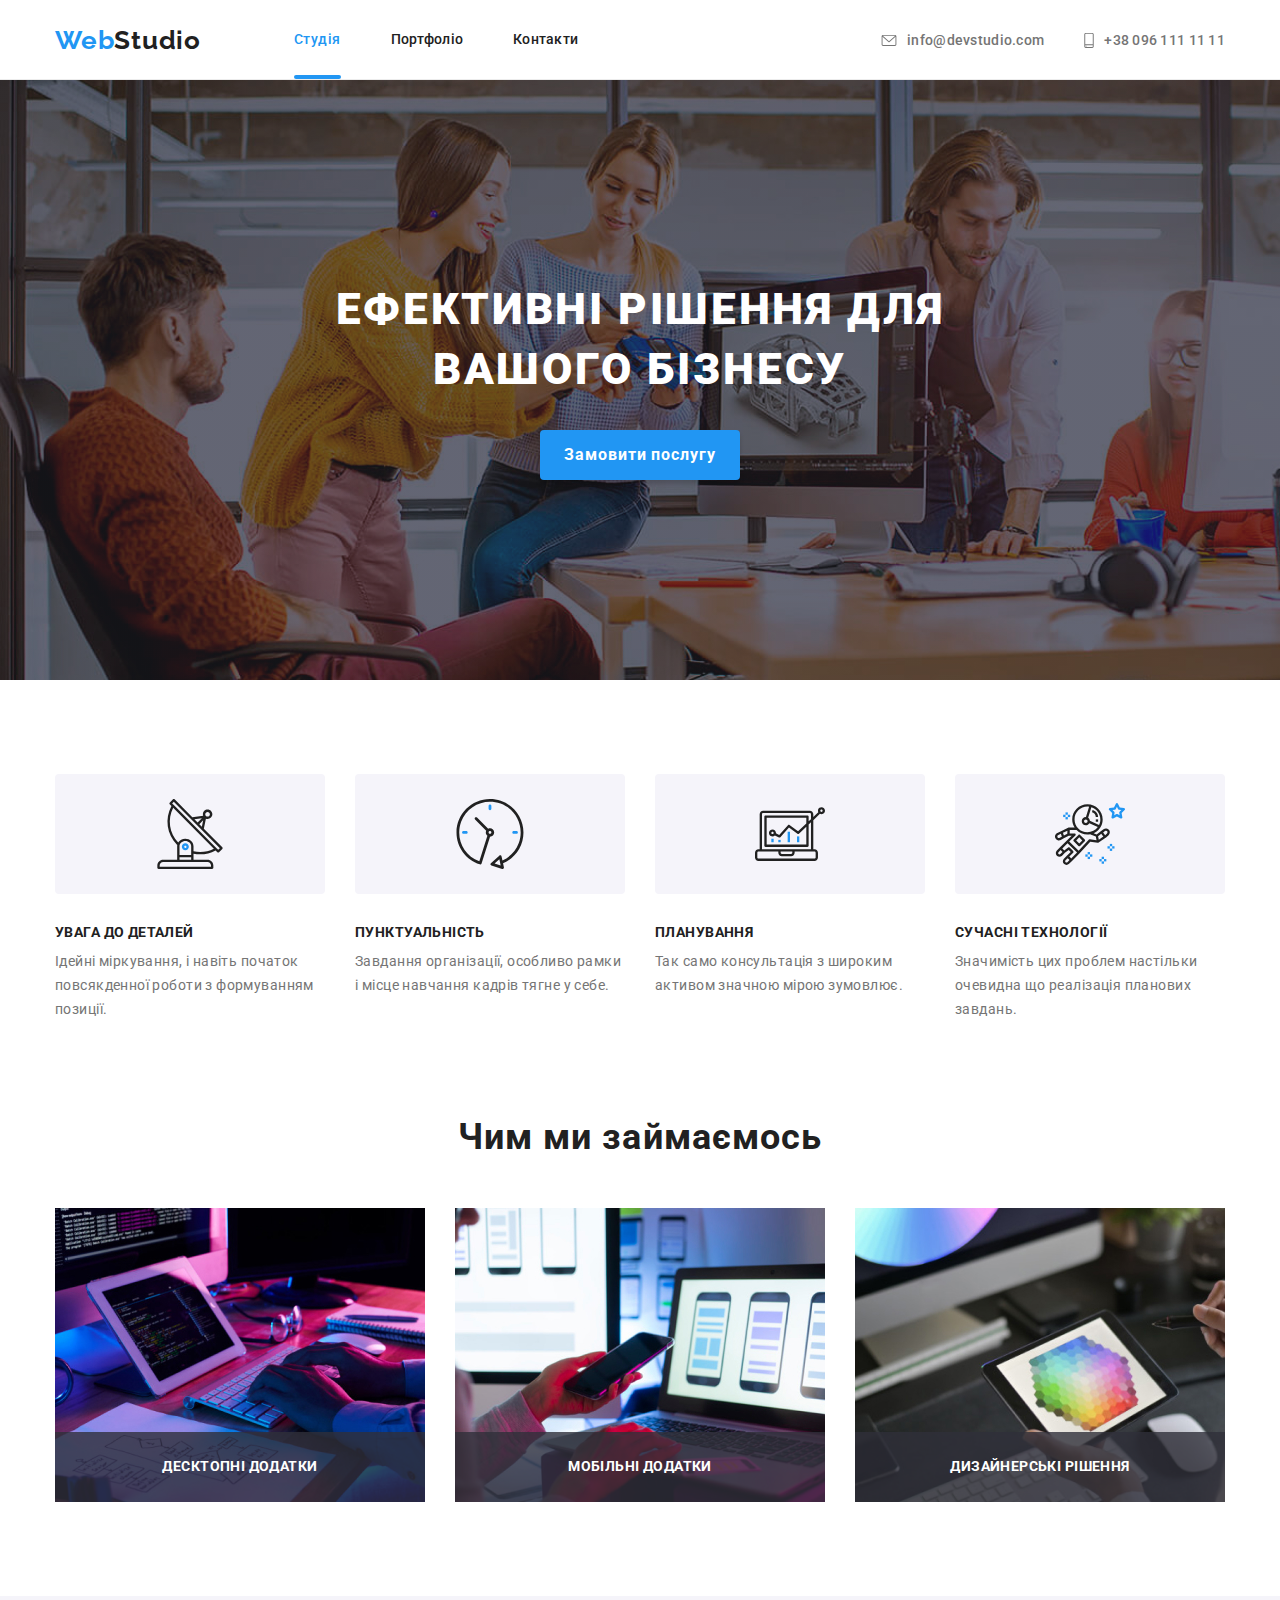
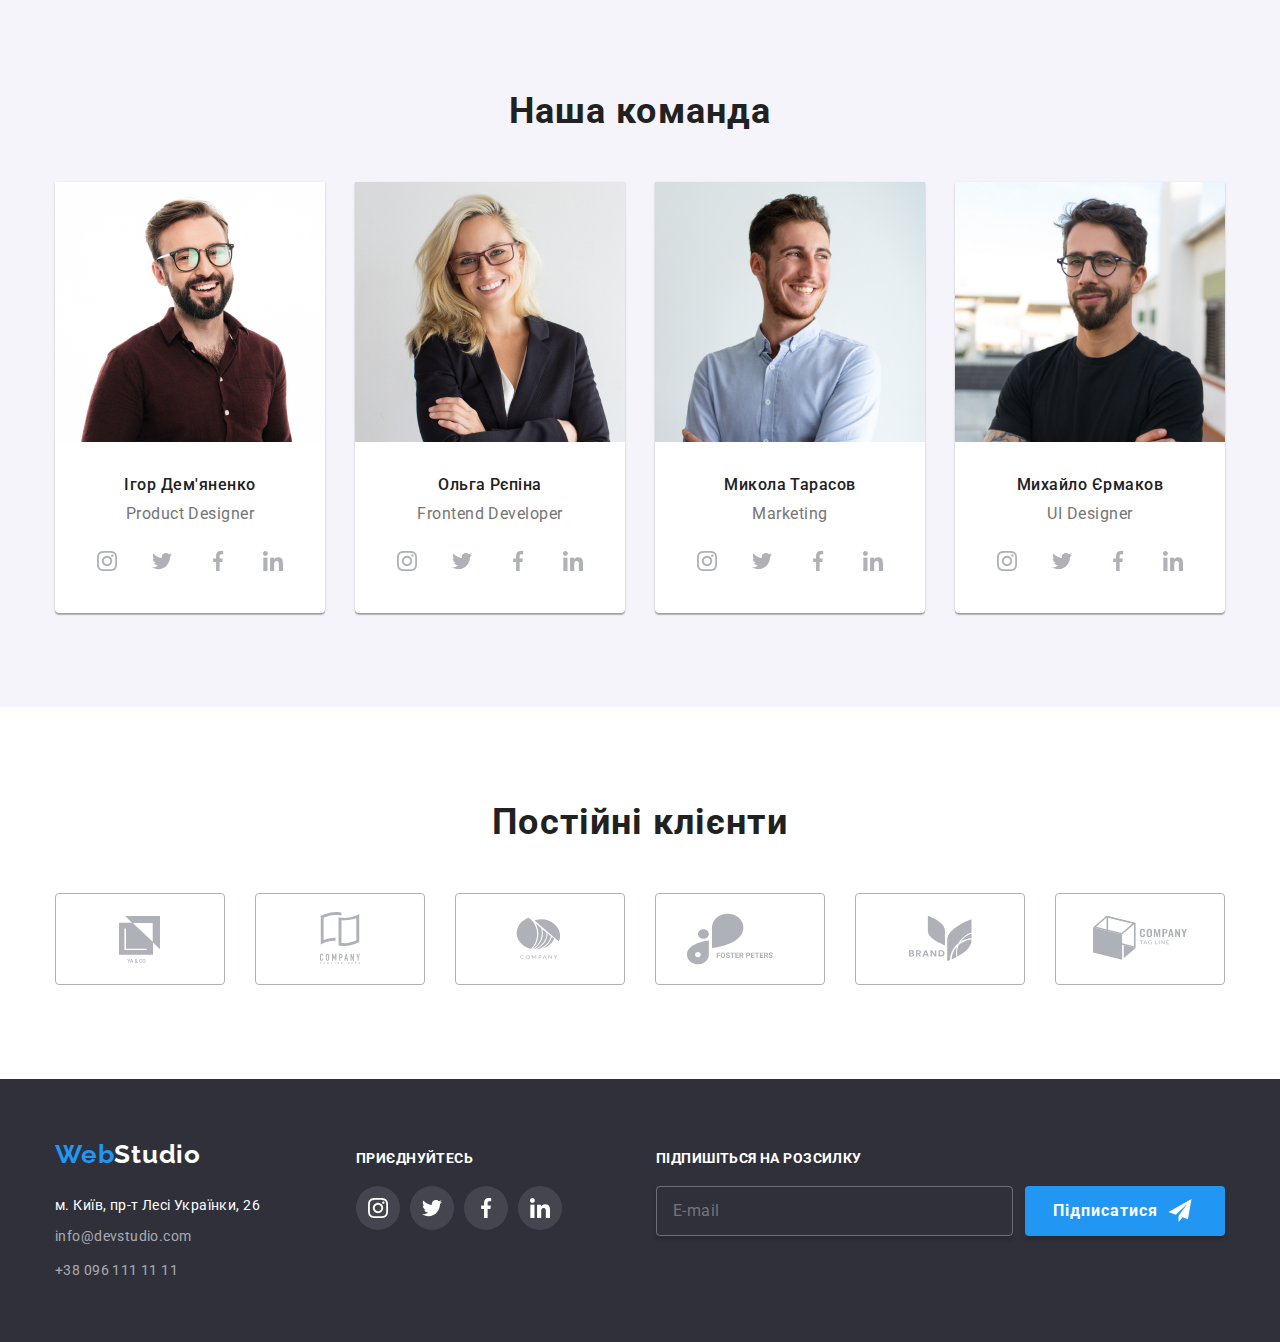
<file: index.html>
<!DOCTYPE html>
<html lang="uk">
    <head>
        <meta charset="utf-8" />
        <meta name="viewport" content="width=device-width, initial-scale=1.0" />
        <title>Web Studio</title>
        <link rel="preconnect" href="https://fonts.googleapis.com" />
        <link rel="preconnect" href="https://fonts.gstatic.com" crossorigin />
        <link
            href="https://fonts.googleapis.com/css2?family=Raleway:wght@700&family=Roboto:wght@400;500;700;900&display=swap"
            rel="stylesheet"
        />
        <link rel="stylesheet" href="css/styles.css" />
        <link rel="stylesheet" href="css/modern-normalize.css" />
    </head>
    <body class="body">
        <header class="header">
            <div class="container">
                <a href="index.html" class="header-logo">
                    Web<span>Studio</span>
                </a>
                <nav>
                    <ul class="pages-list">
                        <li>
                            <a href="index.html" class="page-link-active"
                                >Студія</a
                            >
                        </li>
                        <li>
                            <a href="portfolio.html" class="page-link"
                                >Портфоліо</a
                            >
                        </li>
                        <li>
                            <a href="contacts.html" class="page-link"
                                >Контакти</a
                            >
                        </li>
                    </ul>
                </nav>
                <ul class="contacts-info">
                    <li>
                        <a
                            href="mailto:info@devstudio.com"
                            class="contact-link"
                        >
                            <svg class="header-icon" width="16" height="12">
                                <use
                                    href="./img/svg/icons.svg#icon-envelope"
                                ></use>
                            </svg>
                            info@devstudio.com</a
                        >
                    </li>
                    <li>
                        <a href="tel:+380961111111" class="contact-link">
                            <svg class="header-icon" width="10" height="16">
                                <use
                                    href="./img/svg/icons.svg#icon-smartphone"
                                ></use>
                            </svg>
                            +38 096 111 11 11</a
                        >
                    </li>
                </ul>
            </div>
        </header>
        <main class="main-solution">
            <section class="sec1">
                <div class="container">
                    <h1 class="main-sec1-title">
                        ЕФЕКТИВНІ РІШЕННЯ ДЛЯ ВАШОГО БІЗНЕСУ
                    </h1>
                    <button type="button" class="order-button" data-modal-open>
                        Замовити послугу
                    </button>
                </div>
            </section>
            <section class="details">
                <div class="container">
                    <ul class="details-list">
                        <li class="details-list-element">
                            <div class="details-list-icon">
                                <svg class="icon" height="70" width="70">
                                    <use
                                        href="./img/svg/icons.svg#icon-attention-to-detail"
                                    ></use>
                                </svg>
                            </div>
                            <h3 class="details-list-title">УВАГА ДО ДЕТАЛЕЙ</h3>
                            <p class="details-list-text">
                                Ідейні міркування, і навіть початок повсякденної
                                роботи з формуванням позиції.
                            </p>
                        </li>
                        <li class="details-list-element">
                            <div class="details-list-icon">
                                <svg class="icon" height="70" width="70">
                                    <use
                                        href="./img/svg/icons.svg#icon-punctuality"
                                    ></use>
                                </svg>
                            </div>
                            <h3 class="details-list-title">ПУНКТУАЛЬНІСТЬ</h3>
                            <p class="details-list-text">
                                Завдання організації, особливо рамки і місце
                                навчання кадрів тягне у себе.
                            </p>
                        </li>
                        <li class="details-list-element">
                            <div class="details-list-icon">
                                <svg class="icon" height="70" width="70">
                                    <use
                                        href="./img/svg/icons.svg#icon-planning"
                                    ></use>
                                </svg>
                            </div>
                            <h3 class="details-list-title">ПЛАНУВАННЯ</h3>
                            <p class="details-list-text">
                                Так само консультація з широким активом значною
                                мірою зумовлює.
                            </p>
                        </li>
                        <li class="details-list-element">
                            <div class="details-list-icon">
                                <svg class="icon" height="70" width="70">
                                    <use
                                        href="./img/svg/icons.svg#icon-technologies"
                                    ></use>
                                </svg>
                            </div>
                            <h3 class="details-list-title">
                                СУЧАСНІ ТЕХНОЛОГІЇ
                            </h3>
                            <p class="details-list-text">
                                Значимість цих проблем настільки очевидна що
                                реалізація планових завдань.
                            </p>
                        </li>
                    </ul>
                </div>
            </section>
            <section class="activities">
                <div class="container">
                    <h2 class="activities-title">Чим ми займаємось</h2>
                    <ul class="activities-list">
                        <li class="activities-list-element">
                            <img
                                src="img/1.jpg"
                                alt="Веб-дизайн"
                                width="370"
                                height="294"
                            />
                            <div class="activities-box">
                                <p class="activities-text">Десктопні додатки</p>
                            </div>
                        </li>
                        <li class="activities-list-element">
                            <img
                                src="img/2.jpg"
                                alt="мобільний інтерфейс"
                                width="370"
                                height="294"
                            />
                            <div class="activities-box">
                                <p class="activities-text">Мобільні додатки</p>
                            </div>
                        </li>
                        <li class="activities-list-element">
                            <img
                                src="img/3.jpg"
                                alt="вибір кольору"
                                width="370"
                                height="294"
                            />
                            <div class="activities-box">
                                <p class="activities-text">
                                    Дизайнерські рішення
                                </p>
                            </div>
                        </li>
                    </ul>
                </div>
            </section>
            <section class="members">
                <div class="container">
                    <h2 class="members-title">Наша команда</h2>
                    <ul class="members-list">
                        <li class="member">
                            <img
                                class="member-photo"
                                src="img/4.jpg"
                                alt="Ігор Дем'яненко"
                                width="270"
                                height="260"
                            />
                            <div class="members-info">
                                <h3 class="member-name">Ігор Дем'яненко</h3>
                                <p class="member-spec">Product Designer</p>
                                <ul class="members-social-links">
                                    <li>
                                        <a
                                            class="social-links-icons"
                                            href="https://www.instagram.com"
                                            rel="nofollow"
                                        >
                                            <svg width="20" height="20">
                                                <use
                                                    href="./img/svg/icons.svg#icon-instagram"
                                                ></use>
                                            </svg>
                                        </a>
                                    </li>
                                    <li>
                                        <a
                                            class="social-links-icons"
                                            href="https://x.com"
                                            rel="nofollow"
                                        >
                                            <svg width="20" height="20">
                                                <use
                                                    href="./img/svg/icons.svg#icon-twitter"
                                                ></use>
                                            </svg>
                                        </a>
                                    </li>
                                    <li>
                                        <a
                                            class="social-links-icons"
                                            href="https://www.facebook.com"
                                            rel="nofollow"
                                        >
                                            <svg width="20" height="20">
                                                <use
                                                    href="./img/svg/icons.svg#icon-facebook"
                                                ></use>
                                            </svg>
                                        </a>
                                    </li>
                                    <li>
                                        <a
                                            class="social-links-icons"
                                            href="https://linkedin.com"
                                            rel="nofollow"
                                        >
                                            <svg width="20" height="20">
                                                <use
                                                    href="./img/svg/icons.svg#icon-linkedin"
                                                ></use>
                                            </svg>
                                        </a>
                                    </li>
                                </ul>
                            </div>
                        </li>
                        <li class="member">
                            <img
                                class="member-photo"
                                src="img/5.jpg"
                                alt="Ольга Рєпіна"
                                width="270"
                                height="260"
                            />
                            <div class="members-info">
                                <h3 class="member-name">Ольга Рєпіна</h3>
                                <p class="member-spec">Frontend Developer</p>
                                <ul class="members-social-links">
                                    <li>
                                        <a
                                            class="social-links-icons"
                                            href="https://www.instagram.com"
                                            rel="nofollow"
                                        >
                                            <svg width="20" height="20">
                                                <use
                                                    href="./img/svg/icons.svg#icon-instagram"
                                                ></use>
                                            </svg>
                                        </a>
                                    </li>
                                    <li>
                                        <a
                                            class="social-links-icons"
                                            href="https://x.com"
                                            rel="nofollow"
                                        >
                                            <svg width="20" height="20">
                                                <use
                                                    href="./img/svg/icons.svg#icon-twitter"
                                                ></use>
                                            </svg>
                                        </a>
                                    </li>
                                    <li>
                                        <a
                                            class="social-links-icons"
                                            href="https://www.facebook.com"
                                            rel="nofollow"
                                        >
                                            <svg width="20" height="20">
                                                <use
                                                    href="./img/svg/icons.svg#icon-facebook"
                                                ></use>
                                            </svg>
                                        </a>
                                    </li>
                                    <li>
                                        <a
                                            class="social-links-icons"
                                            href="https://linkedin.com"
                                            rel="nofollow"
                                        >
                                            <svg width="20" height="20">
                                                <use
                                                    href="./img/svg/icons.svg#icon-linkedin"
                                                ></use>
                                            </svg>
                                        </a>
                                    </li>
                                </ul>
                            </div>
                        </li>
                        <li class="member">
                            <img
                                class="member-photo"
                                src="img/6.jpg"
                                alt="Микола Тарасов"
                                width="270"
                                height="260"
                            />
                            <div class="members-info">
                                <h3 class="member-name">Микола Тарасов</h3>
                                <p class="member-spec">Marketing</p>
                                <ul class="members-social-links">
                                    <li>
                                        <a
                                            class="social-links-icons"
                                            href="https://www.instagram.com"
                                            rel="nofollow"
                                        >
                                            <svg width="20" height="20">
                                                <use
                                                    href="./img/svg/icons.svg#icon-instagram"
                                                ></use>
                                            </svg>
                                        </a>
                                    </li>
                                    <li>
                                        <a
                                            class="social-links-icons"
                                            href="https://x.com"
                                            rel="nofollow"
                                        >
                                            <svg width="20" height="20">
                                                <use
                                                    href="./img/svg/icons.svg#icon-twitter"
                                                ></use>
                                            </svg>
                                        </a>
                                    </li>
                                    <li>
                                        <a
                                            class="social-links-icons"
                                            href="https://www.facebook.com"
                                            rel="nofollow"
                                        >
                                            <svg width="20" height="20">
                                                <use
                                                    href="./img/svg/icons.svg#icon-facebook"
                                                ></use>
                                            </svg>
                                        </a>
                                    </li>
                                    <li>
                                        <a
                                            class="social-links-icons"
                                            href="https://linkedin.com"
                                            rel="nofollow"
                                        >
                                            <svg width="20" height="20">
                                                <use
                                                    href="./img/svg/icons.svg#icon-linkedin"
                                                ></use>
                                            </svg>
                                        </a>
                                    </li>
                                </ul>
                            </div>
                        </li>
                        <li class="member">
                            <img
                                class="member-photo"
                                src="img/7.jpg"
                                alt="Михайло Єрмаков"
                                width="270"
                                height="260"
                            />
                            <div class="members-info">
                                <h3 class="member-name">Михайло Єрмаков</h3>
                                <p class="member-spec">UI Designer</p>
                                <ul class="members-social-links">
                                    <li>
                                        <a
                                            class="social-links-icons"
                                            href="https://www.instagram.com"
                                            rel="nofollow"
                                        >
                                            <svg width="20" height="20">
                                                <use
                                                    href="./img/svg/icons.svg#icon-instagram"
                                                ></use>
                                            </svg>
                                        </a>
                                    </li>
                                    <li>
                                        <a
                                            class="social-links-icons"
                                            href="https://x.com"
                                            rel="nofollow"
                                        >
                                            <svg width="20" height="20">
                                                <use
                                                    href="./img/svg/icons.svg#icon-twitter"
                                                ></use>
                                            </svg>
                                        </a>
                                    </li>
                                    <li>
                                        <a
                                            class="social-links-icons"
                                            href="https://www.facebook.com"
                                            rel="nofollow"
                                        >
                                            <svg width="20" height="20">
                                                <use
                                                    href="./img/svg/icons.svg#icon-facebook"
                                                ></use>
                                            </svg>
                                        </a>
                                    </li>
                                    <li>
                                        <a
                                            class="social-links-icons"
                                            href="https://linkedin.com"
                                            rel="nofollow"
                                        >
                                            <svg width="20" height="20">
                                                <use
                                                    href="./img/svg/icons.svg#icon-linkedin"
                                                ></use>
                                            </svg>
                                        </a>
                                    </li>
                                </ul>
                            </div>
                        </li>
                    </ul>
                </div>
            </section>
            <section class="top-clients">
                <div class="container">
                    <h2 class="top-clients-title">Постійні клієнти</h2>
                    <ul class="top-clients-list">
                        <li class="client">
                            <a href="#">
                                <svg
                                    class="client-logo"
                                    width="106"
                                    height="60"
                                >
                                    <use
                                        href="./img/svg/icons.svg#icon-client-logo-1"
                                    ></use>
                                </svg>
                            </a>
                        </li>
                        <li class="client">
                            <a href="#">
                                <svg
                                    class="client-logo"
                                    width="106"
                                    height="60"
                                >
                                    <use
                                        href="./img/svg/icons.svg#icon-client-logo-2"
                                    ></use>
                                </svg>
                            </a>
                        </li>
                        <li class="client">
                            <a href="#">
                                <svg
                                    class="client-logo"
                                    width="106"
                                    height="60"
                                >
                                    <use
                                        href="./img/svg/icons.svg#icon-client-logo-3"
                                    ></use>
                                </svg>
                            </a>
                        </li>
                        <li class="client">
                            <a href="#">
                                <svg
                                    class="client-logo"
                                    width="106"
                                    height="60"
                                >
                                    <use
                                        href="./img/svg/icons.svg#icon-client-logo-4"
                                    ></use>
                                </svg>
                            </a>
                        </li>
                        <li class="client">
                            <a href="#">
                                <svg
                                    class="client-logo"
                                    width="106"
                                    height="60"
                                >
                                    <use
                                        href="./img/svg/icons.svg#icon-client-logo-5"
                                    ></use>
                                </svg>
                            </a>
                        </li>
                        <li class="client">
                            <a href="#">
                                <svg
                                    class="client-logo"
                                    width="106"
                                    height="60"
                                >
                                    <use
                                        href="./img/svg/icons.svg#icon-client-logo-6"
                                    ></use>
                                </svg>
                            </a>
                        </li>
                    </ul>
                </div>
            </section>
        </main>

        <footer class="footer">
            <div class="container">
                <div class="footer-wrapper">
                    <div class="footer-info">
                        <a href="index.html" class="footer-logo">
                            Web<span>Studio</span>
                        </a>
                        <address>
                            <p class="address">
                                м. Київ, пр-т Лесі Українки, 26
                            </p>
                            <ul>
                                <li class="footer-contacts">
                                    <a href="mailto:info@devstudio.com"
                                        >info@devstudio.com</a
                                    >
                                </li>
                                <li class="footer-contacts">
                                    <a href="tel:+380961111111"
                                        >+38 096 111 11 11</a
                                    >
                                </li>
                            </ul>
                        </address>
                    </div>
                    <div class="footer-social">
                        <p class="footer-joinus">Приєднуйтесь</p>
                        <ul class="footer-social-links">
                            <li>
                                <a
                                    class="footer-social-links-icons"
                                    href="https://www.instagram.com"
                                    rel="nofollow"
                                >
                                    <svg width="20" height="20">
                                        <use
                                            href="./img/svg/icons.svg#icon-instagram"
                                        ></use>
                                    </svg>
                                </a>
                            </li>
                            <li>
                                <a
                                    class="footer-social-links-icons"
                                    href="https://x.com"
                                    rel="nofollow"
                                >
                                    <svg width="20" height="20">
                                        <use
                                            href="./img/svg/icons.svg#icon-twitter"
                                        ></use>
                                    </svg>
                                </a>
                            </li>
                            <li>
                                <a
                                    class="footer-social-links-icons"
                                    href="https://www.facebook.com"
                                    rel="nofollow"
                                >
                                    <svg width="20" height="20">
                                        <use
                                            href="./img/svg/icons.svg#icon-facebook"
                                        ></use>
                                    </svg>
                                </a>
                            </li>
                            <li>
                                <a
                                    class="footer-social-links-icons"
                                    href="https://linkedin.com"
                                    rel="nofollow"
                                >
                                    <svg width="20" height="20">
                                        <use
                                            href="./img/svg/icons.svg#icon-linkedin"
                                        ></use>
                                    </svg>
                                </a>
                            </li>
                        </ul>
                    </div>
                    <div class="subscribe">
                        <p class="subscribe-text">Підпишіться на розсилку</p>
                        <form class="subscribe-form">
                            <label class="subscribe-label-input">
                                <input
                                    type="email"
                                    name="email"
                                    class="subscribe-input"
                                    required
                                    placeholder="E-mail"
                                />
                            </label>
                            <button type="submit" class="subscribe-btn">
                                Підписатися
                                <svg
                                    class="subscribe-btn-svg"
                                    width="24"
                                    height="24"
                                >
                                    <use
                                        href="./img/svg/icons.svg#icon-send"
                                    ></use>
                                </svg>
                            </button>
                        </form>
                    </div>
                </div>
            </div>
        </footer>
        <div class="backdrop is-hidden" data-modal>
            <div class="modal">
                <button type="button" class="modal-close-btn" data-modal-close>
                    <svg class="modal_icon">
                        <use href="./img/svg/icons.svg#icon-close-button"></use>
                    </svg>
                </button>
                <h2 class="modal-title">
                    Залиште свої дані, ми вам передзвонимо
                </h2>
                <form class="modal-form">
                    <label class="form-label">
                        <span class="label-text">Ім'я</span>
                        <input
                            type="text"
                            name="name"
                            class="form-input"
                            required
                        />
                        <svg
                            class="form-icon"
                            fill="currentColor"
                            width="18"
                            height="18"
                        >
                            <use
                                href="./img/svg/icons.svg#icon-person-model"
                            ></use>
                        </svg>
                    </label>
                    <label class="form-label">
                        <span class="label-text">Телефон</span>
                        <input
                            type="text"
                            name="phone"
                            class="form-input"
                            required
                        />
                        <svg
                            class="form-icon"
                            fill="currentColor"
                            width="18"
                            height="18"
                        >
                            <use
                                href="./img/svg/icons.svg#icon-phone-model"
                            ></use>
                        </svg>
                    </label>
                    <label class="form-label">
                        <span class="label-text">Пошта</span>
                        <input
                            type="email"
                            name="email"
                            class="form-input"
                            required
                        />
                        <svg
                            class="form-icon"
                            fill="currentColor"
                            width="18"
                            height="18"
                        >
                            <use
                                href="./img/svg/icons.svg#icon-email-model"
                            ></use>
                        </svg>
                    </label>
                    <label class="form-label">
                        <span class="label-text">Коментар</span>
                        <textarea
                            name=""
                            id=""
                            class="form_textarea"
                            cols="30"
                            rows="10"
                            required
                            placeholder="Введіть текст"
                        ></textarea>
                    </label>
                    <div class="checkbox-div">
                        <input
                            class="input-accept"
                            type="checkbox"
                            id="accept"
                            name="accept"
                            value="accept"
                        />
                        <label for="accept" class="label-accept">
                            <span>
                                Погоджуюся з розсилкою та приймаю
                                <a href="#" class="form-a">Умови договору</a>
                            </span>
                        </label>
                    </div>
                    <div class="button-form-div">
                        <button type="submit" class="form-button">
                            Відправити
                        </button>
                    </div>
                </form>
            </div>
        </div>
        <script src="./js/modal.js"></script>
    </body>
</html>
</file>
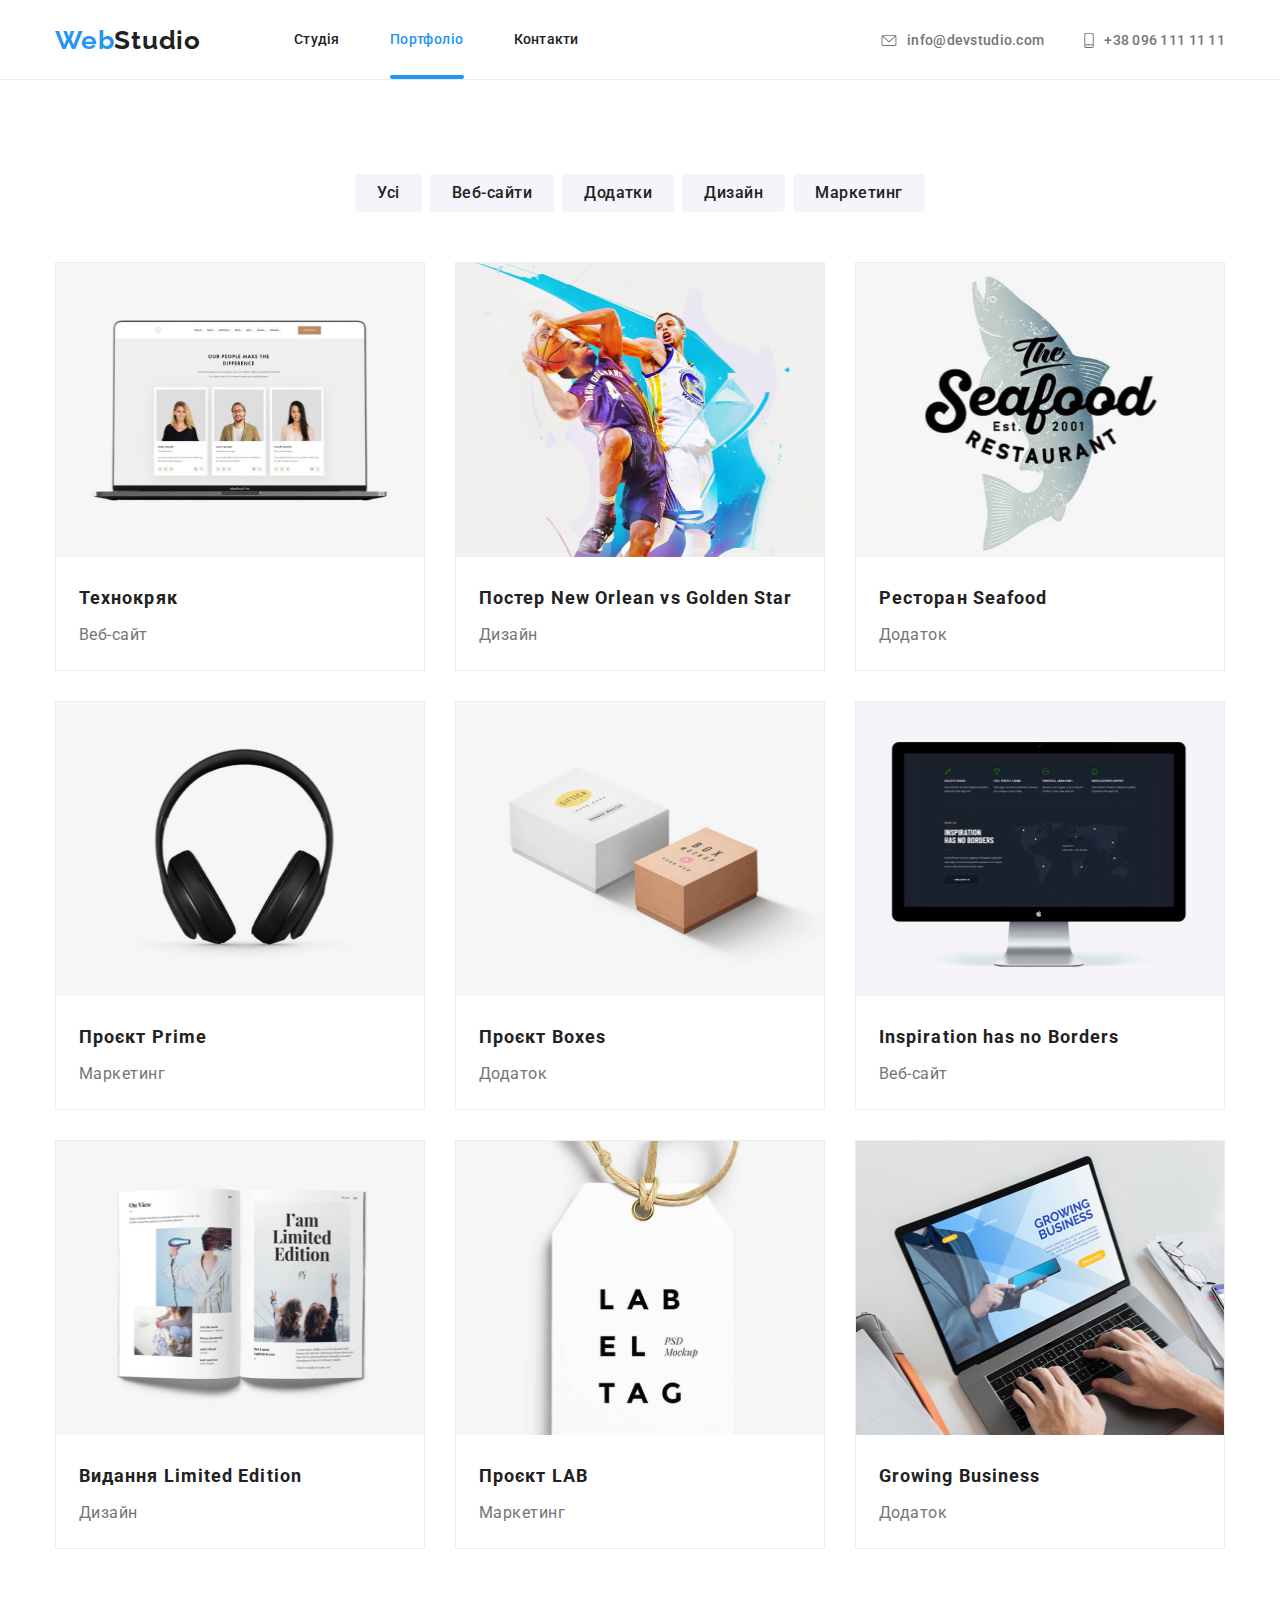
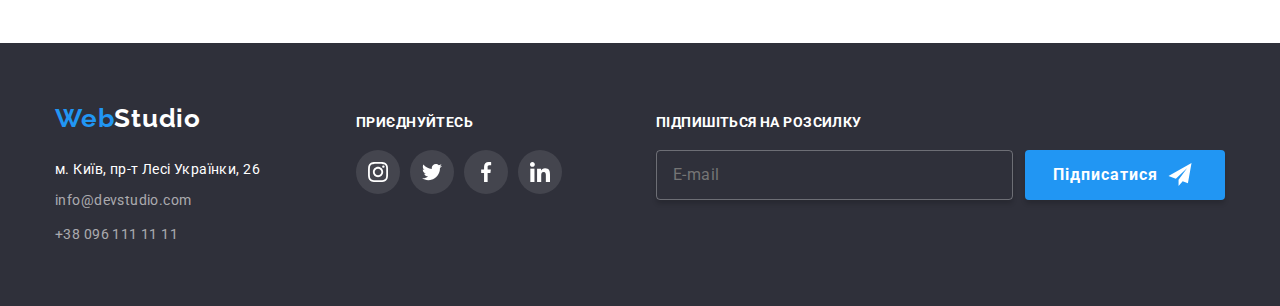
<file: portfolio.html>
<!DOCTYPE html>
<html lang="en">
    <head>
        <meta charset="UTF-8" />
        <meta name="viewport" content="width=device-width, initial-scale=1.0" />
        <title>Портфоліо</title>
        <link rel="preconnect" href="https://fonts.googleapis.com" />
        <link rel="preconnect" href="https://fonts.gstatic.com" crossorigin />
        <link
            href="https://fonts.googleapis.com/css2?family=Raleway:wght@700&family=Roboto:wght@400;500;700;900&display=swap"
            rel="stylesheet"
        />
        <link rel="stylesheet" href="css/styles.css" />
        <link rel="stylesheet" href="css/modern-normalize.css" />
    </head>
    <body>
        <header class="header">
            <div class="container">
                <a href="index.html" class="header-logo">
                    Web<span>Studio</span>
                </a>
                <nav>
                    <ul class="pages-list">
                        <li>
                            <a href="index.html" class="page-link">Студія</a>
                        </li>
                        <li>
                            <a href="portfolio.html" class="page-link-active"
                                >Портфоліо</a
                            >
                        </li>
                        <li>
                            <a href="contacts.html" class="page-link"
                                >Контакти</a
                            >
                        </li>
                    </ul>
                </nav>
                <ul class="contacts-info">
                    <li>
                        <a
                            href="mailto:info@devstudio.com"
                            class="contact-link"
                        >
                            <svg class="header-icon" width="16" height="12">
                                <use
                                    href="./img/svg/icons.svg#icon-envelope"
                                ></use>
                            </svg>
                            info@devstudio.com</a
                        >
                    </li>
                    <li>
                        <a href="tel:+380961111111" class="contact-link">
                            <svg class="header-icon" width="10" height="16">
                                <use
                                    href="./img/svg/icons.svg#icon-smartphone"
                                ></use>
                            </svg>
                            +38 096 111 11 11</a
                        >
                    </li>
                </ul>
            </div>
        </header>
        <main>
            <section class="section portfolio">
                <div class="container">
                    <ul class="button-list">
                        <li class="button-list-element">
                            <button type="button" class="button-list-buttons">
                                Усі
                            </button>
                        </li>
                        <li class="button-list-element">
                            <button type="button" class="button-list-buttons">
                                Веб-сайти
                            </button>
                        </li>
                        <li class="button-list-element">
                            <button type="button" class="button-list-buttons">
                                Додатки
                            </button>
                        </li>
                        <li class="button-list-element">
                            <button type="button" class="button-list-buttons">
                                Дизайн
                            </button>
                        </li>
                        <li class="button-list-element">
                            <button type="button" class="button-list-buttons">
                                Маркетинг
                            </button>
                        </li>
                    </ul>
                    <ul class="projects-list">
                        <li class="projects-list-element">
                            <a href="#" class="project-link">
                                <div class="projects-wrap">
                                    <img
                                        class="projects-list-img"
                                        src="img/technoo.jpg"
                                        alt="Технокряк"
                                        width="370"
                                        height="294"
                                    />
                                    <p class="projects-text-cover">
                                        Ресурс пропонує комплексні пропозиції з
                                        різним рівнем функціоналу та сервісів.
                                        Все це дозволить відвідувачу отримати
                                        вичерпні відомості про компанію чи
                                        приватну особу.
                                    </p>
                                </div>
                                <div class="project-info">
                                    <h3 class="projects-list-title">
                                        Технокряк
                                    </h3>
                                    <p class="projects-list-text">Веб-сайт</p>
                                </div>
                            </a>
                        </li>
                        <li class="projects-list-element">
                            <a href="#" class="project-link">
                                <div class="projects-wrap">
                                    <img
                                        class="projects-list-img"
                                        src="img/neworlean.jpg"
                                        alt="Постер"
                                        width="370"
                                        height="294"
                                    />
                                    <p class="projects-text-cover">
                                        Ресурс пропонує комплексні пропозиції з
                                        різним рівнем функціоналу та сервісів.
                                        Все це дозволить відвідувачу отримати
                                        вичерпні відомості про компанію чи
                                        приватну особу.
                                    </p>
                                </div>
                                <div class="project-info">
                                    <h3 class="projects-list-title">
                                        Постер New Orlean vs Golden Star
                                    </h3>
                                    <p class="projects-list-text">Дизайн</p>
                                </div>
                            </a>
                        </li>
                        <li class="projects-list-element">
                            <a href="#" class="project-link">
                                <div class="projects-wrap">
                                    <img
                                        class="projects-list-img"
                                        src="img/seafood.jpg"
                                        alt="Seafood"
                                        width="370"
                                        height="294"
                                    />
                                    <p class="projects-text-cover">
                                        Ресурс пропонує комплексні пропозиції з
                                        різним рівнем функціоналу та сервісів.
                                        Все це дозволить відвідувачу отримати
                                        вичерпні відомості про компанію чи
                                        приватну особу.
                                    </p>
                                </div>
                                <div class="project-info">
                                    <h3 class="projects-list-title">
                                        Ресторан Seafood
                                    </h3>
                                    <p class="projects-list-text">Додаток</p>
                                </div>
                            </a>
                        </li>
                        <li class="projects-list-element">
                            <a href="#" class="project-link">
                                <div class="projects-wrap">
                                    <img
                                        class="projects-list-img"
                                        src="img/prime.jpg"
                                        alt="Prime"
                                        width="370"
                                        height="294"
                                    />
                                    <p class="projects-text-cover">
                                        Ресурс пропонує комплексні пропозиції з
                                        різним рівнем функціоналу та сервісів.
                                        Все це дозволить відвідувачу отримати
                                        вичерпні відомості про компанію чи
                                        приватну особу.
                                    </p>
                                </div>
                                <div class="project-info">
                                    <h3 class="projects-list-title">
                                        Проєкт Prime
                                    </h3>
                                    <p class="projects-list-text">Маркетинг</p>
                                </div>
                            </a>
                        </li>
                        <li class="projects-list-element">
                            <a href="#" class="project-link">
                                <div class="projects-wrap">
                                    <img
                                        class="projects-list-img"
                                        src="img/boxes.jpg"
                                        alt="Boxes"
                                        width="370"
                                        height="294"
                                    />
                                    <p class="projects-text-cover">
                                        Ресурс пропонує комплексні пропозиції з
                                        різним рівнем функціоналу та сервісів.
                                        Все це дозволить відвідувачу отримати
                                        вичерпні відомості про компанію чи
                                        приватну особу.
                                    </p>
                                </div>
                                <div class="project-info">
                                    <h3 class="projects-list-title">
                                        Проєкт Boxes
                                    </h3>
                                    <p class="projects-list-text">Додаток</p>
                                </div>
                            </a>
                        </li>
                        <li class="projects-list-element">
                            <a href="#" class="project-link">
                                <div class="projects-wrap">
                                    <img
                                        class="projects-list-img"
                                        src="img/inspiration.jpg"
                                        alt="InspirationHasNoBorders"
                                        width="370"
                                        height="294"
                                    />
                                    <p class="projects-text-cover">
                                        Ресурс пропонує комплексні пропозиції з
                                        різним рівнем функціоналу та сервісів.
                                        Все це дозволить відвідувачу отримати
                                        вичерпні відомості про компанію чи
                                        приватну особу.
                                    </p>
                                </div>
                                <div class="project-info">
                                    <h3 class="projects-list-title">
                                        Inspiration has no Borders
                                    </h3>
                                    <p class="projects-list-text">Веб-сайт</p>
                                </div>
                            </a>
                        </li>
                        <li class="projects-list-element">
                            <a href="#" class="project-link">
                                <div class="projects-wrap">
                                    <img
                                        class="projects-list-img"
                                        src="img/limited.jpg"
                                        alt="Limited edition"
                                        width="370"
                                        height="294"
                                    />
                                    <p class="projects-text-cover">
                                        Ресурс пропонує комплексні пропозиції з
                                        різним рівнем функціоналу та сервісів.
                                        Все це дозволить відвідувачу отримати
                                        вичерпні відомості про компанію чи
                                        приватну особу.
                                    </p>
                                </div>
                                <div class="project-info">
                                    <h3 class="projects-list-title">
                                        Видання Limited Edition
                                    </h3>
                                    <p class="projects-list-text">Дизайн</p>
                                </div>
                            </a>
                        </li>
                        <li class="projects-list-element">
                            <a href="#" class="project-link">
                                <div class="projects-wrap">
                                    <img
                                        class="projects-list-img"
                                        src="img/lab.jpg"
                                        alt="LAB"
                                        width="370"
                                        height="294"
                                    />
                                    <p class="projects-text-cover">
                                        Ресурс пропонує комплексні пропозиції з
                                        різним рівнем функціоналу та сервісів.
                                        Все це дозволить відвідувачу отримати
                                        вичерпні відомості про компанію чи
                                        приватну особу.
                                    </p>
                                </div>
                                <div class="project-info">
                                    <h3 class="projects-list-title">
                                        Проєкт LAB
                                    </h3>
                                    <p class="projects-list-text">Маркетинг</p>
                                </div>
                            </a>
                        </li>
                        <li class="projects-list-element">
                            <a href="#" class="project-link">
                                <div class="projects-wrap">
                                    <img
                                        class="projects-list-img"
                                        src="img/growing.jpg"
                                        alt="GrowingBusiness"
                                        width="370"
                                        height="294"
                                    />
                                    <p class="projects-text-cover">
                                        Ресурс пропонує комплексні пропозиції з
                                        різним рівнем функціоналу та сервісів.
                                        Все це дозволить відвідувачу отримати
                                        вичерпні відомості про компанію чи
                                        приватну особу.
                                    </p>
                                </div>
                                <div class="project-info">
                                    <h3 class="projects-list-title">
                                        Growing Business
                                    </h3>
                                    <p class="projects-list-text">Додаток</p>
                                </div>
                            </a>
                        </li>
                    </ul>
                </div>
            </section>
        </main>
        <footer class="footer">
            <div class="container">
                <div class="footer-wrapper">
                    <div class="footer-info">
                        <a href="index.html" class="footer-logo">
                            Web<span>Studio</span>
                        </a>
                        <address>
                            <p class="address">
                                м. Київ, пр-т Лесі Українки, 26
                            </p>
                            <ul>
                                <li class="footer-contacts">
                                    <a href="mailto:info@devstudio.com"
                                        >info@devstudio.com</a
                                    >
                                </li>
                                <li class="footer-contacts">
                                    <a href="tel:+380961111111"
                                        >+38 096 111 11 11</a
                                    >
                                </li>
                            </ul>
                        </address>
                    </div>
                    <div class="footer-social">
                        <p class="footer-joinus">Приєднуйтесь</p>
                        <ul class="footer-social-links">
                            <li>
                                <a
                                    class="footer-social-links-icons"
                                    href="https://www.instagram.com"
                                    rel="nofollow"
                                >
                                    <svg width="20" height="20">
                                        <use
                                            href="./img/svg/icons.svg#icon-instagram"
                                        ></use>
                                    </svg>
                                </a>
                            </li>
                            <li>
                                <a
                                    class="footer-social-links-icons"
                                    href="https://x.com"
                                    rel="nofollow"
                                >
                                    <svg width="20" height="20">
                                        <use
                                            href="./img/svg/icons.svg#icon-twitter"
                                        ></use>
                                    </svg>
                                </a>
                            </li>
                            <li>
                                <a
                                    class="footer-social-links-icons"
                                    href="https://www.facebook.com"
                                    rel="nofollow"
                                >
                                    <svg width="20" height="20">
                                        <use
                                            href="./img/svg/icons.svg#icon-facebook"
                                        ></use>
                                    </svg>
                                </a>
                            </li>
                            <li>
                                <a
                                    class="footer-social-links-icons"
                                    href="https://linkedin.com"
                                    rel="nofollow"
                                >
                                    <svg width="20" height="20">
                                        <use
                                            href="./img/svg/icons.svg#icon-linkedin"
                                        ></use>
                                    </svg>
                                </a>
                            </li>
                        </ul>
                    </div>
                    <div class="subscribe">
                        <p class="subscribe-text">Підпишіться на розсилку</p>
                        <form class="subscribe-form">
                            <label class="subscribe-label-input">
                                <input
                                    type="email"
                                    class="subscribe-input"
                                    required
                                    placeholder="E-mail"
                                />
                            </label>
                            <button type="submit" class="subscribe-btn">
                                Підписатися
                                <svg
                                    class="subscribe-btn-svg"
                                    width="24"
                                    height="24"
                                >
                                    <use
                                        href="./img/svg/icons.svg#icon-send"
                                    ></use>
                                </svg>
                            </button>
                        </form>
                    </div>
                </div>
            </div>
        </footer>
    </body>
</html>
</file>
<file: css/styles.css>
:root {
    --black: #212121;
    --white: #ffffff;
    --footer_color: #2f303a;
    --blue: #2196f3;
    --grey: #757575;
    --like_white: #f5f4fa;
    --fonts: "Roboto";
}

body {
    font-family: var(--fonts), sans-serif;
    color: var(--black);
    font-style: normal;
    line-height: normal;
    font-size: 14px;
    font-weight: 400;
}

h1,
h2,
h3,
h4,
p {
    margin: 0;
}

ul,
ol {
    margin: 0;
    padding: 0;
}

li {
    list-style-type: none;
}

address {
    font-style: normal;
}

button {
    font: inherit;
    cursor: pointer;
}

a {
    text-decoration: none;
    color: inherit;
}

.container {
    width: 1200px;
    padding-left: 15px;
    padding-right: 15px;
    margin-left: auto;
    margin-right: auto;
}

.header {
    height: 80px;
    display: flex;
    align-items: center;
    border-bottom: 1px solid #ececec;
}

.header .container {
    display: flex;
    align-items: center;
}

.header nav {
    margin-left: 93px;
}

.contacts-info {
    display: flex;
    margin-left: auto;
    gap: 40px;
    color: var(--grey);
    font-weight: 500;
    letter-spacing: 0.02em;

    a {
        transition: color 300ms ease-in-out;
    }

    a:hover,
    a:focus {
        color: var(--blue);
    }
}

.pages-list {
    display: flex;
    gap: 50px;
}

.page-link {
    position: relative;
    color: #212121;
    text-decoration: none;
    line-height: 1.14;
    font-weight: 500;
    transition: color 250ms cubic-bezier(0.4, 0, 0.2, 1);
    letter-spacing: 0.02em;
}

.page-link-active {
    position: relative;
    font-size: 14px;
    font-weight: 500;
    letter-spacing: 0.03em;
    word-wrap: break-word;
    color: var(--blue);
}

.page-link:hover,
.page-link:focus,
.page-link.current {
    color: var(--blue);
}

.page-link-active::after {
    position: absolute;
    content: "";
    bottom: -32px;
    display: block;
    left: 0;
    border-radius: 2px;
    width: 100%;
    height: 4px;
    background-color: var(--blue);
}

.sec1 {
    background-color: var(--footer_color);
    height: 600px;
    display: flex;
    align-items: center;
    text-align: center;
    justify-content: center;
    flex-direction: column;
    background: linear-gradient(rgba(47, 48, 58, 0.4), rgba(47, 48, 58, 0.4)),
        url("../img/backgroundformain.jpg");
    background-size: cover;
}

.header-logo {
    color: var(--blue);
    > span {
        color: var(--black);
    }
    font-family: Raleway, sans-serif;
    font-size: 26px;
    font-weight: 700;
    letter-spacing: 0.03em;
}

.main-sec1-title {
    color: var(--white);
    text-align: center;
    font-size: 44px;
    font-weight: 900;
    line-height: 1.36;
    letter-spacing: 0.06em;
    text-transform: uppercase;
    margin: auto;
    max-width: 696px;
}

.order-button {
    color: var(--white);
    font-size: 16px;
    font-weight: 700;
    border: none;
    line-height: 1.875;
    letter-spacing: 0.06em;
    border-radius: 4px;
    background: var(--blue);
    box-shadow: 0px 4px 4px 0px rgba(0, 0, 0, 0.15);
    padding: 10px 24px;
    transition: background-color 0.5s;
    cursor: pointer;
    margin-top: 30px;
}

.order-button:hover,
.order-button:focus {
    background-color: var(--blue);
}

.details {
    padding-top: 94px;
    padding-bottom: 94px;
}

.details-list {
    gap: 30px;
    display: flex;
}

.details-list-element {
    max-width: 270px;
}

.details-list-title {
    font-weight: 700;
    font-size: 14px;
    letter-spacing: 0.03em;
    text-transform: uppercase;
}

.details-list-text {
    color: var(--grey);
    font-size: 14px;
    line-height: 1.71;
    letter-spacing: 0.03em;
    margin-top: 10px;
}
.details-list-icon {
    display: flex;
    justify-content: center;
    align-items: center;
    padding: 25px 100px;
    margin-bottom: 30px;
    background-color: var(--like_white);
    border-radius: 4px;
}

.activities {
    text-align: center;
    padding-bottom: 94px;
}

.activities-title {
    text-align: center;
    font-size: 36px;
    font-weight: 700;
    letter-spacing: 0.03em;
    margin-bottom: 50px;
}

.activities-list {
    display: flex;
    gap: 30px;
    justify-content: center;
}

.activities-list-element {
    position: relative;
}

.activities-list-element img {
    display: block;
}

.activities-box {
    display: flex;
    height: 70px;
    align-content: space-around;
    justify-content: space-around;
    align-items: center;
    position: absolute;
    width: 100%;
    left: 0;
    bottom: 0;
    padding: 27px 0;
    background: rgba(47, 48, 58, 0.8);
}

.activities-text {
    font-size: 14px;
    font-weight: 700;
    line-height: 1.14;
    text-align: center;
    text-transform: uppercase;
    letter-spacing: 0.03em;
    color: var(--white);
}

.members {
    background: var(--like_white);
    text-align: center;
    padding-bottom: 94px;
    padding-top: 94px;
}

.members-info {
    padding: 30px;
}

.members-title {
    font-weight: 700;
    font-size: 36px;
    letter-spacing: 0.03em;
    color: var(--black);
    text-align: center;
    margin-bottom: 50px;
}

.members-list {
    justify-content: center;
    display: flex;
    gap: 30px;
}

.member {
    border-radius: 0px 0px 4px 4px;
    background: var(--white);
    box-shadow: 0px 1px 3px 0px rgba(0, 0, 0, 0.12),
        0px 1px 1px 0px rgba(0, 0, 0, 0.14), 0px 2px 1px 0px rgba(0, 0, 0, 0.2);
}

.member-name {
    text-align: center;
    font-size: 16px;
    font-weight: 500;
    letter-spacing: 0.03em;
    margin-bottom: 10px;
}

.member-spec {
    color: var(--grey);
    text-align: center;
    font-size: 16px;
    letter-spacing: 0.03em;
}

.members-social-links {
    display: flex;
    justify-content: space-between;
    margin-top: 16px;
}

.members-social-links li {
    width: 44px;
    height: 44px;
}

.social-links-icons {
    display: flex;
    justify-content: center;
    align-items: center;
    width: 100%;
    height: 100%;
    border-radius: 50%;
    color: #afb1b8;
    fill: currentColor;
    transition: color 300ms ease-in-out, background-color 300ms ease-in-out;
}

a.social-links-icons:hover,
a.social-links-icons:focus {
    background-color: var(--blue);
    color: var(--white);
    outline: none;
}

.button-list {
    margin-bottom: 50px;
    display: flex;
    justify-content: center;
    gap: 8px;
    align-items: center;

    button {
        transition: color 300ms ease-in-out, background-color 300ms ease-in-out;
        border: none;
    }

    button:hover,
    a:focus {
        color: var(--white);
        background-color: var(--blue);
    }
}

button {
    transition: color 300ms ease-in-out, background-color 300ms ease-in-out;
    border: none;
}

button:hover,
button:focus {
    color: var(--white);
}

.button-list-buttons {
    color: var(--black);
    background: var(--like_white);
    text-align: center;
    border-radius: 4px;
    font-size: 16px;
    font-weight: 500;
    padding: 6px 22px;
    line-height: 1.62;
    letter-spacing: 0.03em;
}

.button-list-buttons:hover,
.button-list-buttons:focus {
    background-color: var(--blue);
    color: var(--white);
    box-shadow: 0px 3px 1px rgba(0, 0, 0, 0.1), 0px 1px 2px rgba(0, 0, 0, 0.08),
        0px 2px 2px rgba(0, 0, 0, 0.12);
}

.projects-list-element {
    border: 1px solid #eee;
    background: var(--white);
    max-width: 370px;
}

.projects-list-element a {
    display: inline-block;
    transition: box-shadow 300ms ease-in-out;
}

.projects-list-img {
    width: 100%;
}

.projects-list {
    list-style: none;
    display: flex;
    flex-wrap: wrap;
    gap: 30px;
}

.project-info {
    padding: 20px 23px;
}

.projects-list-title {
    font-size: 18px;
    font-weight: 700;
    line-height: 2;
    letter-spacing: 0.06em;
    margin-bottom: 4px;
}

.projects-list-text {
    color: var(--grey);
    font-size: 16px;
    line-height: 1.875;
    letter-spacing: 0.03em;
}

.projects-list-element-text {
    padding: 20px;
    margin: 5px;
}

.project-link {
    display: block;
    text-decoration: none;
}

.project-link:hover,
.project-link:focus {
    box-shadow: 0px 1px 1px rgba(0, 0, 0, 0.12), 0px 4px 4px rgba(0, 0, 0, 0.06),
        1px 4px 6px rgba(0, 0, 0, 0.16);
}

.projects-wrap {
    position: relative;
    overflow: hidden;
}

.projects-text-cover {
    position: absolute;
    top: 0;
    left: 0;
    height: 101%;
    width: 100%;
    font-size: 18px;
    line-height: 1.56;
    background-color: rgba(33, 150, 243, 0.9);
    color: #ffffff;
    padding: 63px 24px;
    transform: translateY(100%);
    transition: transform 250ms cubic-bezier(0.4, 0, 0.2, 1);
}

.projects-list-element:hover .projects-text-cover,
.projects-list-element:focus .projects-text-cover {
    transform: translateY(0);
}

.footer {
    background-color: var(--footer_color);
}

.footer .container {
    padding-top: 60px;
    padding-bottom: 60px;
}

.footer-logo {
    color: var(--blue);
    > span {
        color: var(--white);
    }
    font-family: Raleway, sans-serif;
    font-size: 26px;
    font-weight: 700;
    letter-spacing: 0.03em;
    display: inline-block;
    margin-bottom: 28px;
}

.footer address ul li:not(:last-child) {
    margin-bottom: 12px;
}
.address {
    width: 207px;
    color: var(--white);
    line-height: 115%;
    letter-spacing: 0.03em;
    margin-bottom: 12px;
}
.footer-contacts {
    color: rgba(255, 255, 255, 0.6);
    line-height: 1.6;
    font-style: normal;
    letter-spacing: 0.03em;

    a {
        transition: color 300ms ease-in-out;
    }
    a:hover,
    a:focus {
        color: var(--blue);
    }
}

.footer-joinus {
    color: var(--white);
    font-weight: 700;
    letter-spacing: 0.03em;
    text-transform: uppercase;
    margin-bottom: 20px;
}

.footer-social-links {
    display: flex;
    width: 100%;
    gap: 10px;
    justify-content: center;
}

.footer-social-links li {
    height: 44px;
    width: 44px;
}

.footer-social-links-icons {
    display: flex;
    align-items: center;
    justify-content: center;
    width: 100%;
    height: 100%;
    border-radius: 50%;
    background: rgba(255, 255, 255, 0.1);
    color: var(--white);
    fill: currentColor;
    transition: color 0.5s, background-color 0.5s;
}

.footer-social-links-icons:hover,
.footer-social-links-icons:focus {
    color: var(--white);
    background-color: var(--blue);
    fill: currentColor;
}

.portfolio {
    padding-bottom: 94px;
    padding-top: 94px;
}

.contact-link {
    color: var(--grey);
    display: flex;
    align-items: center;
    font-weight: 500;
    letter-spacing: 0.02em;
    transition: color 300ms ease-in-out;
}

.header-icon {
    margin-right: 10px;
    align-self: center;
    fill: currentColor;
}

.client {
    width: 170px;
}
.top-clients {
    text-align: center;
    padding: 94px 0;
    margin: 0;
}

.top-clients-list {
    display: flex;
    gap: 30px;
    justify-content: center;
}

.top-clients-title {
    color: var(--black);
    font-size: 36px;
    font-weight: 700;
    letter-spacing: 0.03em;
    margin-bottom: 50px;
    word-wrap: break-word;
}

.client a {
    width: 100%;
    height: 92px;
    border-radius: 4px;
    border: 1px #afb1b8 solid;
    display: flex;
    justify-content: center;
    align-items: center;
    color: #afb1b8;
    transition: color 0.5s, border 0.5s;
}

.client a:hover,
.client a:focus {
    color: var(--blue);
    border: 1px var(--blue) solid;
}

.client-logo {
    width: 106px;
    height: 60px;
    fill: currentColor;
    transition: fill 0.5s;
}

.footer-wrapper {
    display: flex;
    align-items: baseline;
    gap: 94px;
}

.backdrop {
    position: fixed;
    top: 0;
    left: 0;
    width: 100%;
    height: 100%;
    background-color: rgba(0, 0, 0, 0.2);
    opacity: 1;
    transition-duration: 250ms;
    transition-timing-function: cubic-bezier(0.4, 0, 0.2, 1);
    z-index: 1;
}

.backdrop.is-hidden {
    opacity: 0;
    pointer-events: none;
}

.modal {
    position: absolute;
    top: 50%;
    left: 50%;
    transform: translate(-50%, -50%);
    padding: 40px;
    min-width: 528px;
    min-height: 581px;
    background-color: var(--white);
    opacity: 1;
    border-radius: 4px;
    box-shadow: 0px 2px 1px 0px rgba(0, 0, 0, 0.2),
        0px 1px 1px 0px rgba(0, 0, 0, 0.14), 0px 1px 3px 0px rgba(0, 0, 0, 0.12);
    transition-duration: 250ms;
    transition-timing-function: cubic-bezier(0.4, 0, 0.2, 1);
}

.modal-close-btn {
    display: flex;
    position: absolute;
    top: 8px;
    right: 8px;
    width: 30px;
    height: 30px;
    align-items: center;
    border-radius: 50%;
    background-color: var(--white);
    border: 1px solid rgba(0, 0, 0, 0.1);
    cursor: pointer;
}

.modal_icon {
    width: 18px;
    height: 18px;
    fill: var(--black);
    transition: fill 0.5s;
}

.modal-close-btn:hover .modal_icon,
.modal-close-btn:focus .modal_icon {
    fill: var(--blue);
}

.modal-form {
    display: flex;
    flex-wrap: wrap;
    flex-direction: column;
}

.modal-title {
    color: var(--black);
    font-size: 20px;
    font-weight: 700;
    letter-spacing: 0.03em;
    margin-bottom: 12px;
    text-align: center;
}

.label-text {
    display: block;
    margin-bottom: 4px;
}

.form-label {
    outline: none;
}
.form-li {
    margin-top: 5px;
    margin-bottom: 5px;
}

.form-input {
    border: 1px solid rgba(33, 33, 33, 0.2);
    border-radius: 4px;
    width: 100%;
    height: 40px;
    padding-left: 42px;
    cursor: pointer;
    outline: none;
    transition: border-color 250ms cubic-bezier(0.4, 0, 0.2, 1),
        fill 250ms cubic-bezier(0.4, 0, 0.2, 1);
}

.form_textarea {
    height: 120px;
    width: 100%;
    border-radius: 4px;
    border: 1px #21212133 solid;
    font-size: 12px;
    font-weight: 400;
    letter-spacing: 0.01em;
    padding: 11px 12px;
    resize: none;
}

.form-input:focus + .form-icon,
.form-input:hover + .form-icon {
    color: var(--blue);
}

.form-input:hover,
.form-input:focus,
.form_textarea:hover,
.form_textarea:focus {
    outline: 1px var(--blue) solid;
}

.form-label {
    color: var(--grey);
    font-size: 12px;
    font-weight: 400;
    letter-spacing: 0.01em;
    position: relative;
}

.form-label:not(:first-child) {
    margin-top: 10px;
}

.form-icon {
    position: absolute;
    color: var(--black);
    bottom: 11px;
    left: 12px;
    transition: color 300ms ease-in-out;
}

.checkbox-div {
    margin-top: 20px;
    justify-content: center;
    display: flex;
    gap: 9px;
}

.form-a {
    text-decoration: underline;
    color: var(--blue);
}

.input-accept:checked + .label-accept::before {
    user-select: none;
    background-color: var(--blue);
    border: none;
    background-image: url(../img/svg/icons.svg#icon-check);
    background-repeat: no-repeat;
    background-position: center;
}
.input-accept:focus + .label-accept::before {
    user-select: none;
    border-color: var(--blue);
}
.button-form-div {
    display: inline-block;
    text-align: center;
    margin-top: 30px;
}

.form-button {
    background: var(--blue);
    box-shadow: 0px 4px 4px rgba(0, 0, 0, 0.15);
    border-radius: 4px;
    border: none;
    cursor: pointer;
    padding: 10px 52px;
    color: var(--white);
    font-size: 16px;
    font-weight: 700;
    line-height: 1.875;
    letter-spacing: 0.06em;
    transition: background-color 300ms ease-in-out;
}

.form-button:hover,
.form-button:focus {
    background: #188ce8;
}

.subscribe {
    flex-grow: 1;
}

.subscribe-form {
    display: flex;
}

.subscribe-label-input {
    flex-grow: 1;
}
.subscribe-input {
    width: 100%;
    height: 50px;
    background: rgba(33, 150, 243, 0);
    box-shadow: 0px 4px 4px rgba(0, 0, 0, 0.15);
    border-radius: 4px;
    border: 1px rgba(255, 255, 255, 0.3) solid;
    padding: 16px 16px 16px 16px;
    font-size: 16px;
    line-height: 1.25;
    letter-spacing: 0.03em;
    color: rgba(255, 255, 255, 0.6);
}

.subscribe-btn {
    width: 200px;
    background: var(--blue);
    box-shadow: 0px 4px 4px rgba(0, 0, 0, 0.15);
    border-radius: 4px;
    border: none;
    padding: 10px 28px;
    margin-left: 12px;
    font-size: 16px;
    font-weight: 700;
    line-height: 1.875;
    letter-spacing: 0.06em;
    color: var(--white);
    display: flex;
    align-items: center;
    transition: background-color 300ms ease-in-out;
}

.subscribe-btn:hover,
.subscribe-btn:focus {
    background-color: #188ce8;
}

.subscribe-text {
    height: 207px;
    height: 16px;
    color: var(--white);
    font-weight: 700;
    letter-spacing: 0.03em;
    text-transform: uppercase;
    margin-bottom: 20px;
}

.subscribe-btn-svg {
    margin-left: 10px;
    fill: currentColor;
}

.subscribe-input:focus,
.subscribe-input:hover {
    outline-color: var(--blue);
}
</file>
